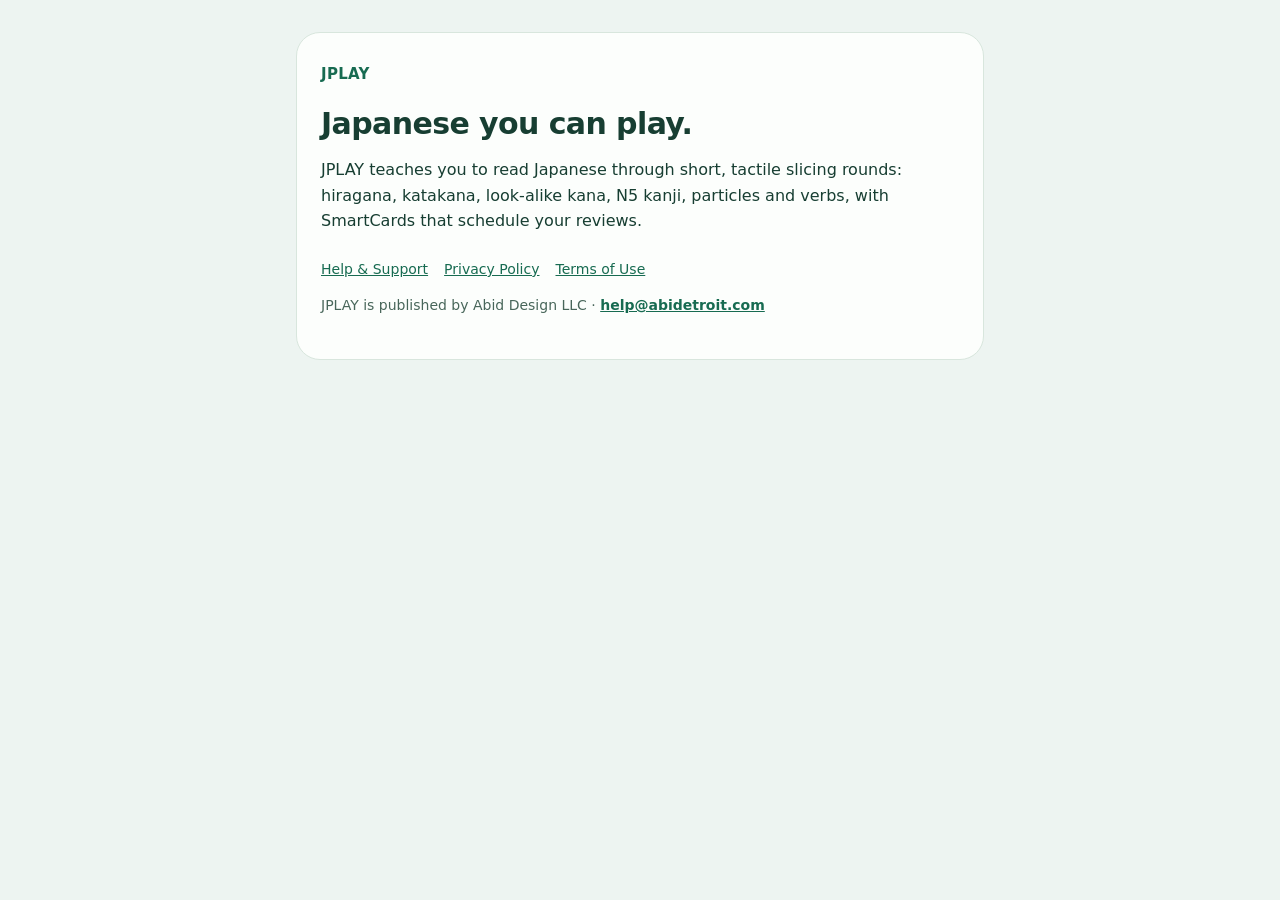
<file: index.html>
<!doctype html>
<html lang="en">
<head>
<meta charset="utf-8">
<meta name="viewport" content="width=device-width,initial-scale=1">
<title>JPLAY</title>
<link rel="stylesheet" href="style.css">
</head>
<body>
<main>
<div class="card">
<header><a class="brand" href="./">JPLAY</a></header>
<h1>Japanese you can play.</h1>
<p>JPLAY teaches you to read Japanese through short, tactile slicing rounds: hiragana, katakana, look-alike kana, N5 kanji, particles and verbs, with SmartCards that schedule your reviews.</p>
<nav class="links"><a href="support/">Help &amp; Support</a><a href="privacy/">Privacy Policy</a><a href="terms/">Terms of Use</a></nav>
<p class="small">JPLAY is published by Abid Design LLC · <a class="mail" href="mailto:help@abidetroit.com">help@abidetroit.com</a></p>
</div>
</main>
</body>
</html>
</file>
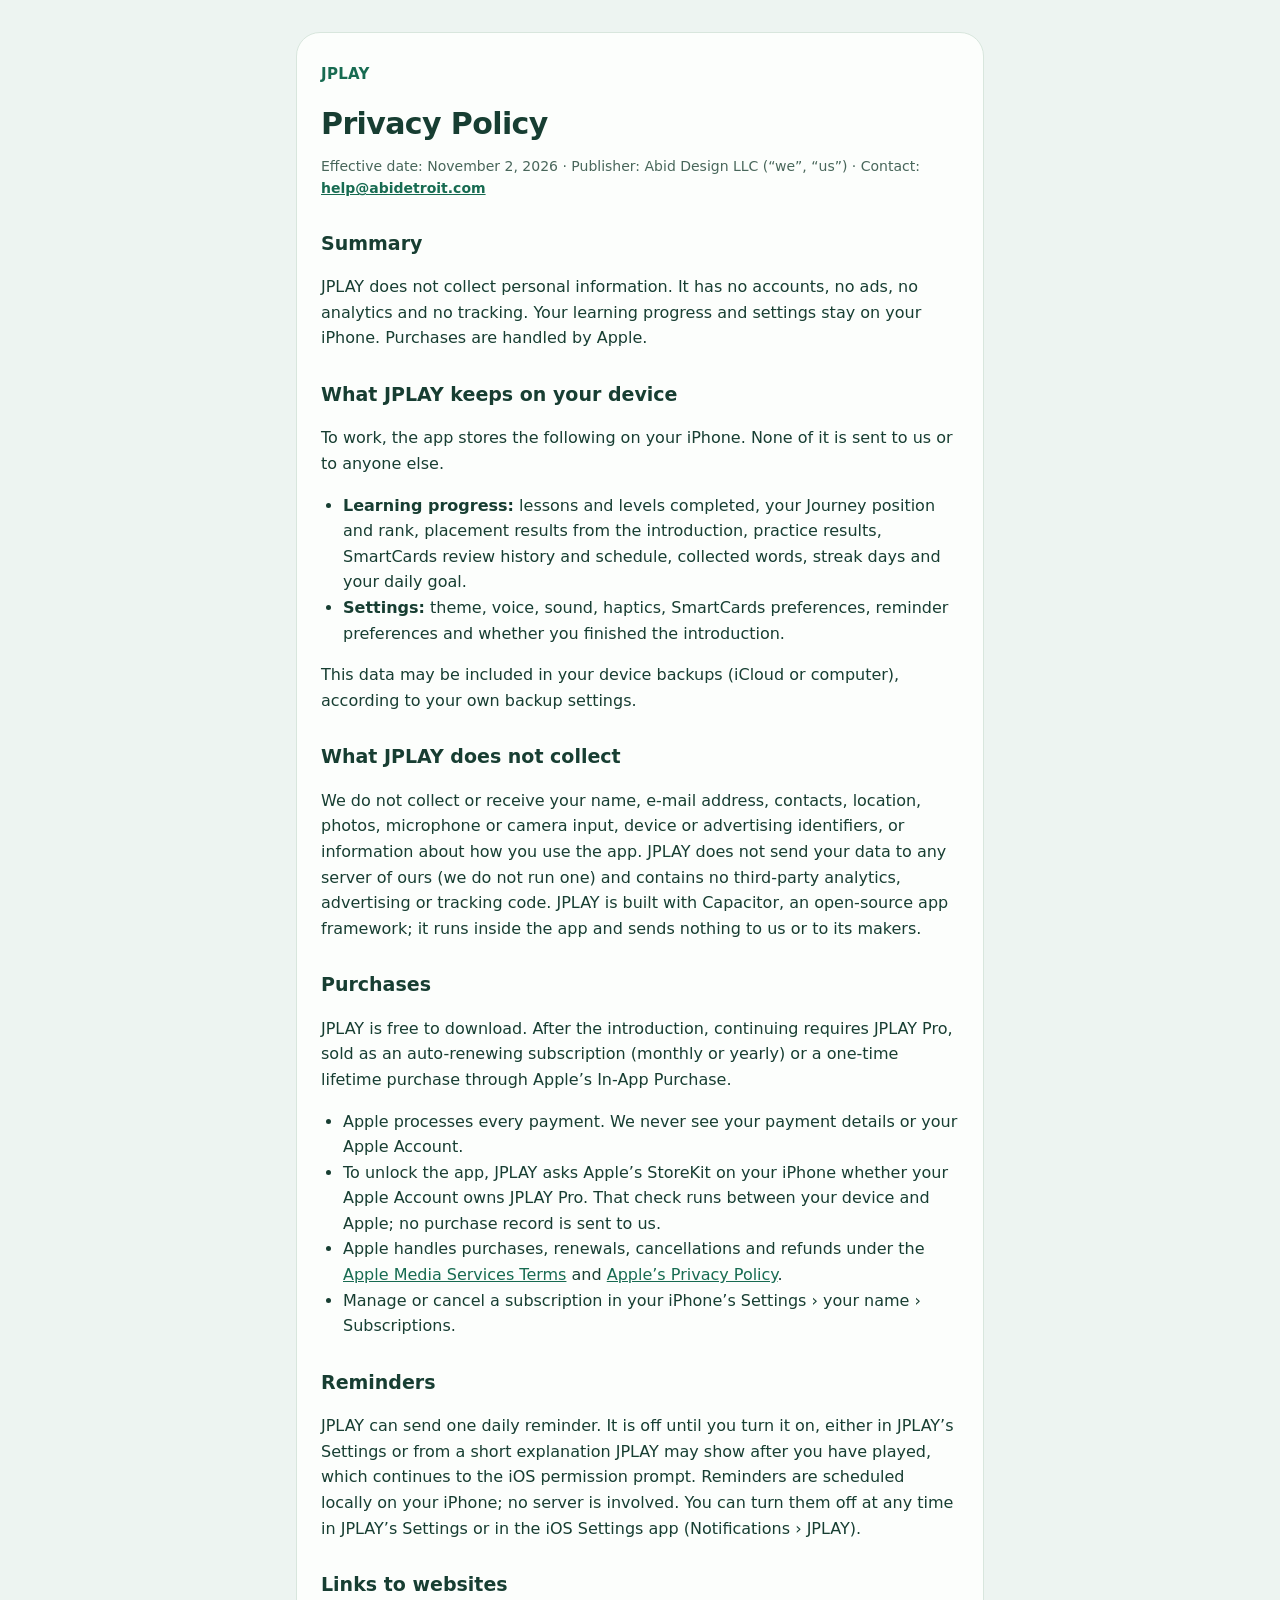
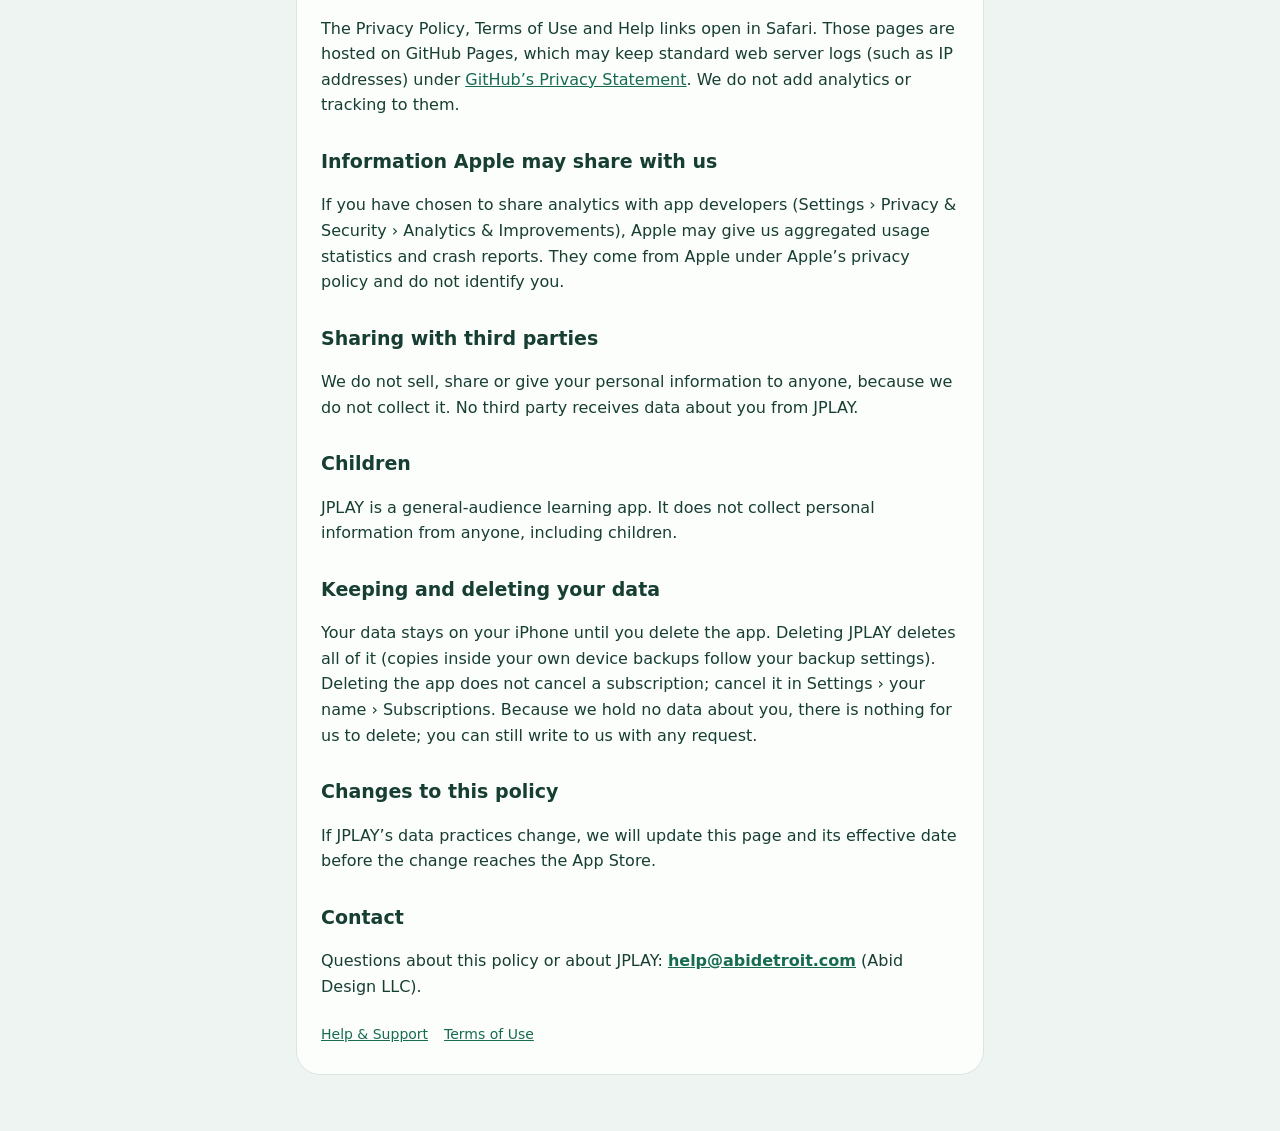
<file: privacy/index.html>
<!doctype html>
<html lang="en">
<head>
<meta charset="utf-8">
<meta name="viewport" content="width=device-width,initial-scale=1">
<title>JPLAY Privacy Policy</title>
<link rel="stylesheet" href="../style.css">
</head>
<body>
<main>
<div class="card">
<header><a class="brand" href="../">JPLAY</a></header>
<h1>Privacy Policy</h1>
<p class="meta">Effective date: November 2, 2026 · Publisher: Abid Design LLC (“we”, “us”) · Contact: <a class="mail" href="mailto:help@abidetroit.com">help@abidetroit.com</a></p>

<h2>Summary</h2>
<p>JPLAY does not collect personal information. It has no accounts, no ads, no analytics and no tracking. Your learning progress and settings stay on your iPhone. Purchases are handled by Apple.</p>

<h2>What JPLAY keeps on your device</h2>
<p>To work, the app stores the following on your iPhone. None of it is sent to us or to anyone else.</p>
<ul>
<li><strong>Learning progress:</strong> lessons and levels completed, your Journey position and rank, placement results from the introduction, practice results, SmartCards review history and schedule, collected words, streak days and your daily goal.</li>
<li><strong>Settings:</strong> theme, voice, sound, haptics, SmartCards preferences, reminder preferences and whether you finished the introduction.</li>
</ul>
<p>This data may be included in your device backups (iCloud or computer), according to your own backup settings.</p>

<h2>What JPLAY does not collect</h2>
<p>We do not collect or receive your name, e-mail address, contacts, location, photos, microphone or camera input, device or advertising identifiers, or information about how you use the app. JPLAY does not send your data to any server of ours (we do not run one) and contains no third-party analytics, advertising or tracking code. JPLAY is built with Capacitor, an open-source app framework; it runs inside the app and sends nothing to us or to its makers.</p>

<h2>Purchases</h2>
<p>JPLAY is free to download. After the introduction, continuing requires JPLAY Pro, sold as an auto-renewing subscription (monthly or yearly) or a one-time lifetime purchase through Apple’s In-App Purchase.</p>
<ul>
<li>Apple processes every payment. We never see your payment details or your Apple Account.</li>
<li>To unlock the app, JPLAY asks Apple’s StoreKit on your iPhone whether your Apple Account owns JPLAY Pro. That check runs between your device and Apple; no purchase record is sent to us.</li>
<li>Apple handles purchases, renewals, cancellations and refunds under the <a href="https://www.apple.com/legal/internet-services/itunes/">Apple Media Services Terms</a> and <a href="https://www.apple.com/legal/privacy/">Apple’s Privacy Policy</a>.</li>
<li>Manage or cancel a subscription in your iPhone’s Settings › your name › Subscriptions.</li>
</ul>

<h2>Reminders</h2>
<p>JPLAY can send one daily reminder. It is off until you turn it on, either in JPLAY’s Settings or from a short explanation JPLAY may show after you have played, which continues to the iOS permission prompt. Reminders are scheduled locally on your iPhone; no server is involved. You can turn them off at any time in JPLAY’s Settings or in the iOS Settings app (Notifications › JPLAY).</p>

<h2>Links to websites</h2>
<p>The Privacy Policy, Terms of Use and Help links open in Safari. Those pages are hosted on GitHub Pages, which may keep standard web server logs (such as IP addresses) under <a href="https://docs.github.com/site-policy/privacy-policies/github-general-privacy-statement">GitHub’s Privacy Statement</a>. We do not add analytics or tracking to them.</p>

<h2>Information Apple may share with us</h2>
<p>If you have chosen to share analytics with app developers (Settings › Privacy &amp; Security › Analytics &amp; Improvements), Apple may give us aggregated usage statistics and crash reports. They come from Apple under Apple’s privacy policy and do not identify you.</p>

<h2>Sharing with third parties</h2>
<p>We do not sell, share or give your personal information to anyone, because we do not collect it. No third party receives data about you from JPLAY.</p>

<h2>Children</h2>
<p>JPLAY is a general-audience learning app. It does not collect personal information from anyone, including children.</p>

<h2>Keeping and deleting your data</h2>
<p>Your data stays on your iPhone until you delete the app. Deleting JPLAY deletes all of it (copies inside your own device backups follow your backup settings). Deleting the app does not cancel a subscription; cancel it in Settings › your name › Subscriptions. Because we hold no data about you, there is nothing for us to delete; you can still write to us with any request.</p>

<h2>Changes to this policy</h2>
<p>If JPLAY’s data practices change, we will update this page and its effective date before the change reaches the App Store.</p>

<h2>Contact</h2>
<p>Questions about this policy or about JPLAY: <a class="mail" href="mailto:help@abidetroit.com">help@abidetroit.com</a> (Abid Design LLC).</p>
<nav class="links"><a href="../support/">Help &amp; Support</a><a href="../terms/">Terms of Use</a></nav>
</div>
</main>
</body>
</html>
</file>
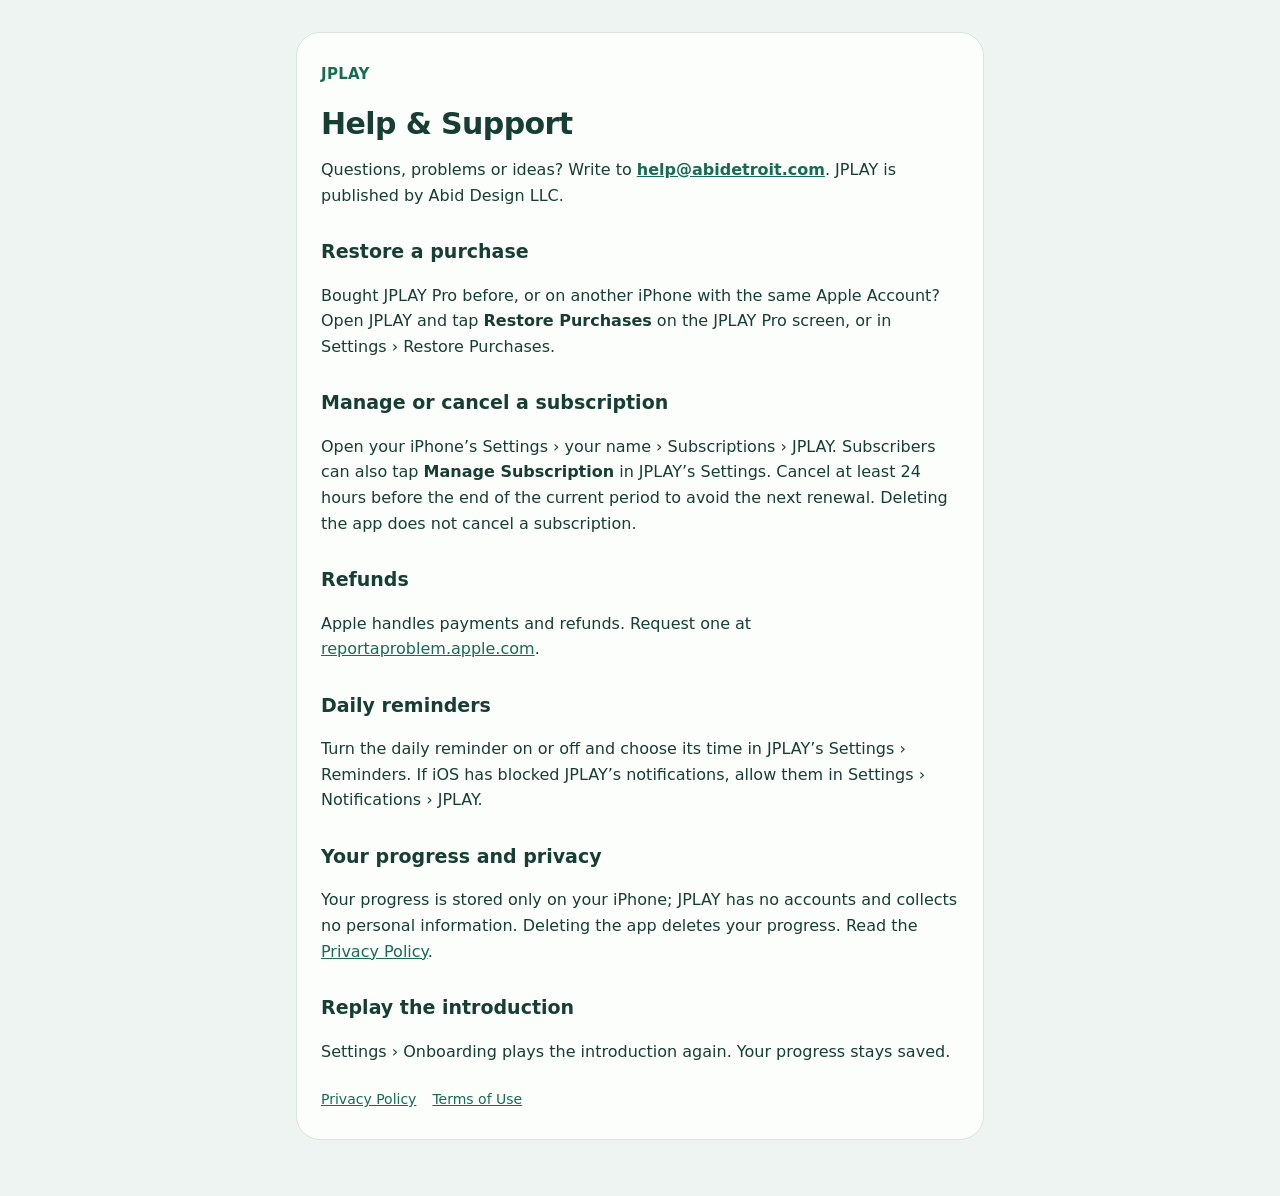
<file: support/index.html>
<!doctype html>
<html lang="en">
<head>
<meta charset="utf-8">
<meta name="viewport" content="width=device-width,initial-scale=1">
<title>JPLAY Help and Support</title>
<link rel="stylesheet" href="../style.css">
</head>
<body>
<main>
<div class="card">
<header><a class="brand" href="../">JPLAY</a></header>
<h1>Help &amp; Support</h1>
<p>Questions, problems or ideas? Write to <a class="mail" href="mailto:help@abidetroit.com">help@abidetroit.com</a>. JPLAY is published by Abid Design LLC.</p>

<h2>Restore a purchase</h2>
<p>Bought JPLAY Pro before, or on another iPhone with the same Apple Account? Open JPLAY and tap <strong>Restore Purchases</strong> on the JPLAY Pro screen, or in Settings › Restore Purchases.</p>

<h2>Manage or cancel a subscription</h2>
<p>Open your iPhone’s Settings › your name › Subscriptions › JPLAY. Subscribers can also tap <strong>Manage Subscription</strong> in JPLAY’s Settings. Cancel at least 24 hours before the end of the current period to avoid the next renewal. Deleting the app does not cancel a subscription.</p>

<h2>Refunds</h2>
<p>Apple handles payments and refunds. Request one at <a href="https://reportaproblem.apple.com">reportaproblem.apple.com</a>.</p>

<h2>Daily reminders</h2>
<p>Turn the daily reminder on or off and choose its time in JPLAY’s Settings › Reminders. If iOS has blocked JPLAY’s notifications, allow them in Settings › Notifications › JPLAY.</p>

<h2>Your progress and privacy</h2>
<p>Your progress is stored only on your iPhone; JPLAY has no accounts and collects no personal information. Deleting the app deletes your progress. Read the <a href="../privacy/">Privacy Policy</a>.</p>

<h2>Replay the introduction</h2>
<p>Settings › Onboarding plays the introduction again. Your progress stays saved.</p>

<nav class="links"><a href="../privacy/">Privacy Policy</a><a href="../terms/">Terms of Use</a></nav>
</div>
</main>
</body>
</html>
</file>
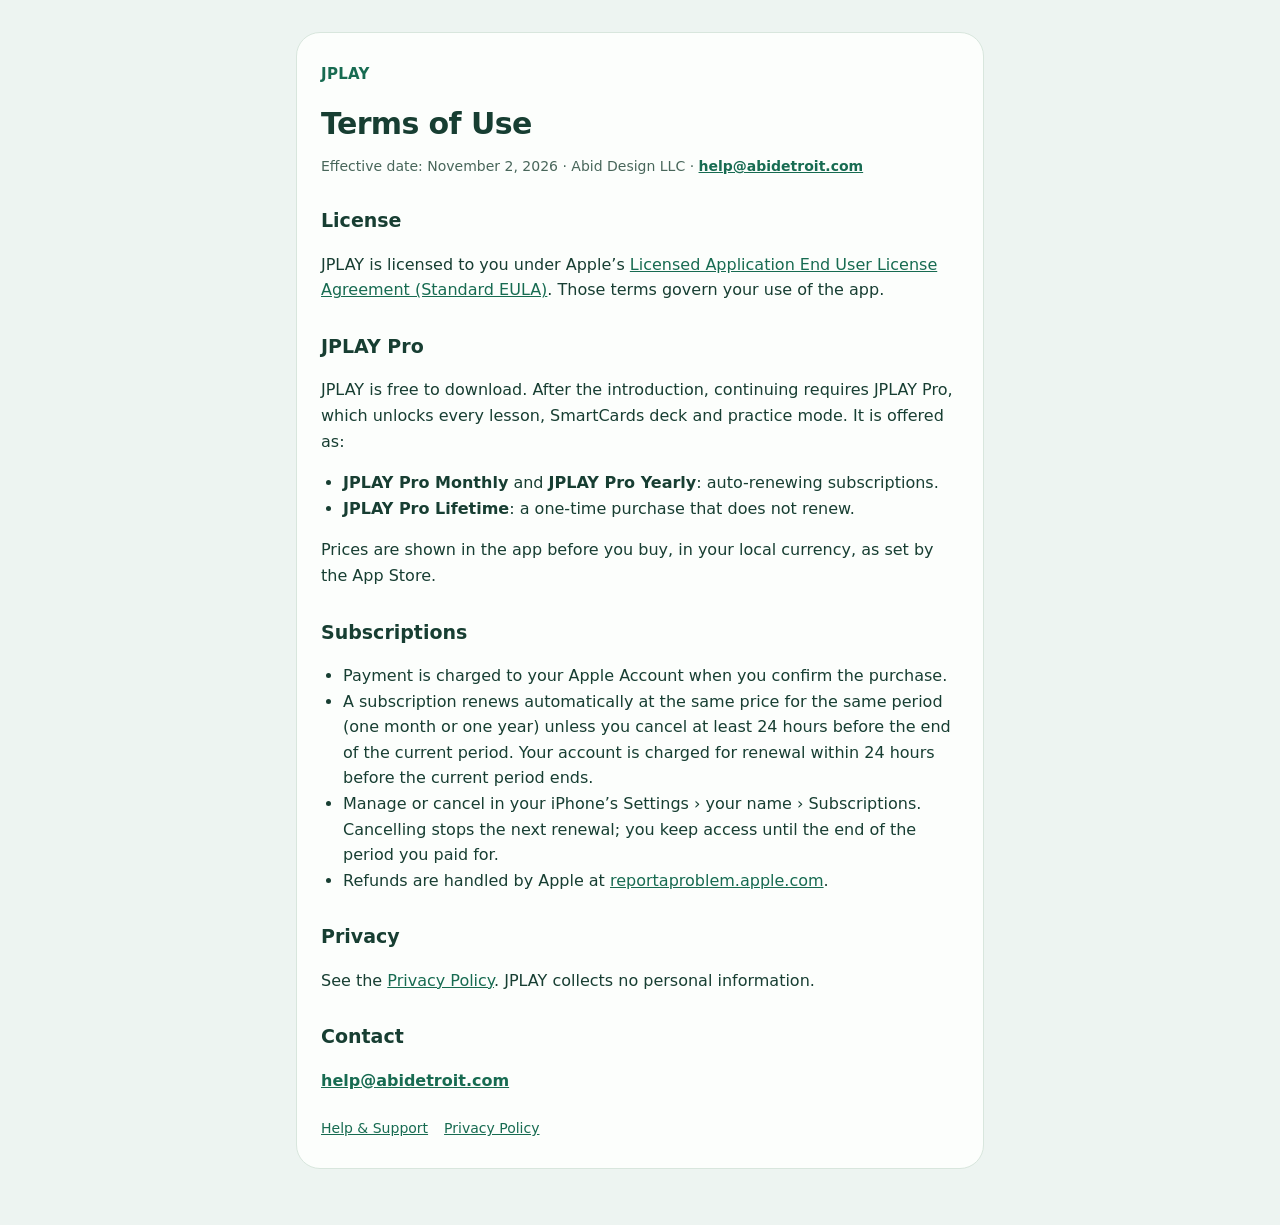
<file: terms/index.html>
<!doctype html>
<html lang="en">
<head>
<meta charset="utf-8">
<meta name="viewport" content="width=device-width,initial-scale=1">
<title>JPLAY Terms of Use</title>
<link rel="stylesheet" href="../style.css">
</head>
<body>
<main>
<div class="card">
<header><a class="brand" href="../">JPLAY</a></header>
<h1>Terms of Use</h1>
<p class="meta">Effective date: November 2, 2026 · Abid Design LLC · <a class="mail" href="mailto:help@abidetroit.com">help@abidetroit.com</a></p>

<h2>License</h2>
<p>JPLAY is licensed to you under Apple’s <a href="https://www.apple.com/legal/internet-services/itunes/appstore/dev/stdeula/">Licensed Application End User License Agreement (Standard EULA)</a>. Those terms govern your use of the app.</p>

<h2>JPLAY Pro</h2>
<p>JPLAY is free to download. After the introduction, continuing requires JPLAY Pro, which unlocks every lesson, SmartCards deck and practice mode. It is offered as:</p>
<ul>
<li><strong>JPLAY Pro Monthly</strong> and <strong>JPLAY Pro Yearly</strong>: auto-renewing subscriptions.</li>
<li><strong>JPLAY Pro Lifetime</strong>: a one-time purchase that does not renew.</li>
</ul>
<p>Prices are shown in the app before you buy, in your local currency, as set by the App Store.</p>

<h2>Subscriptions</h2>
<ul>
<li>Payment is charged to your Apple Account when you confirm the purchase.</li>
<li>A subscription renews automatically at the same price for the same period (one month or one year) unless you cancel at least 24 hours before the end of the current period. Your account is charged for renewal within 24 hours before the current period ends.</li>
<li>Manage or cancel in your iPhone’s Settings › your name › Subscriptions. Cancelling stops the next renewal; you keep access until the end of the period you paid for.</li>
<li>Refunds are handled by Apple at <a href="https://reportaproblem.apple.com">reportaproblem.apple.com</a>.</li>
</ul>

<h2>Privacy</h2>
<p>See the <a href="../privacy/">Privacy Policy</a>. JPLAY collects no personal information.</p>

<h2>Contact</h2>
<p><a class="mail" href="mailto:help@abidetroit.com">help@abidetroit.com</a></p>
<nav class="links"><a href="../support/">Help &amp; Support</a><a href="../privacy/">Privacy Policy</a></nav>
</div>
</main>
</body>
</html>
</file>
<file: style.css>
:root{--bg:#edf4f1;--card:#fcfefc;--ink:#173e32;--muted:#48665a;--line:#d8e6dd;--accent:#176b51}
@media (prefers-color-scheme:dark){:root{--bg:#142d25;--card:#213d31;--ink:#edf5ef;--muted:#b9d3c5;--line:#486d59;--accent:#8fd3b2}}
*{box-sizing:border-box}
body{margin:0;background:var(--bg);color:var(--ink);font:16px/1.6 -apple-system,BlinkMacSystemFont,"SF Pro Text","Segoe UI",system-ui,sans-serif;-webkit-text-size-adjust:100%}
main{max-width:720px;margin:0 auto;padding:32px 16px 56px}
.card{background:var(--card);border:1px solid var(--line);border-radius:24px;padding:28px 24px}
header{margin:0 0 20px}
.brand{font-weight:900;letter-spacing:.02em;font-size:15px;color:var(--accent);text-decoration:none}
h1{font-size:30px;line-height:1.15;margin:8px 0 6px;letter-spacing:-.02em}
h2{font-size:19px;margin:28px 0 6px}
p,li{color:var(--ink)}
.meta,.small{color:var(--muted);font-size:14px}
a{color:var(--accent)}
ul{padding-left:22px}
nav.links{display:flex;flex-wrap:wrap;gap:8px 16px;margin:24px 0 0;font-size:14px}
.mail{font-weight:700}
</file>
